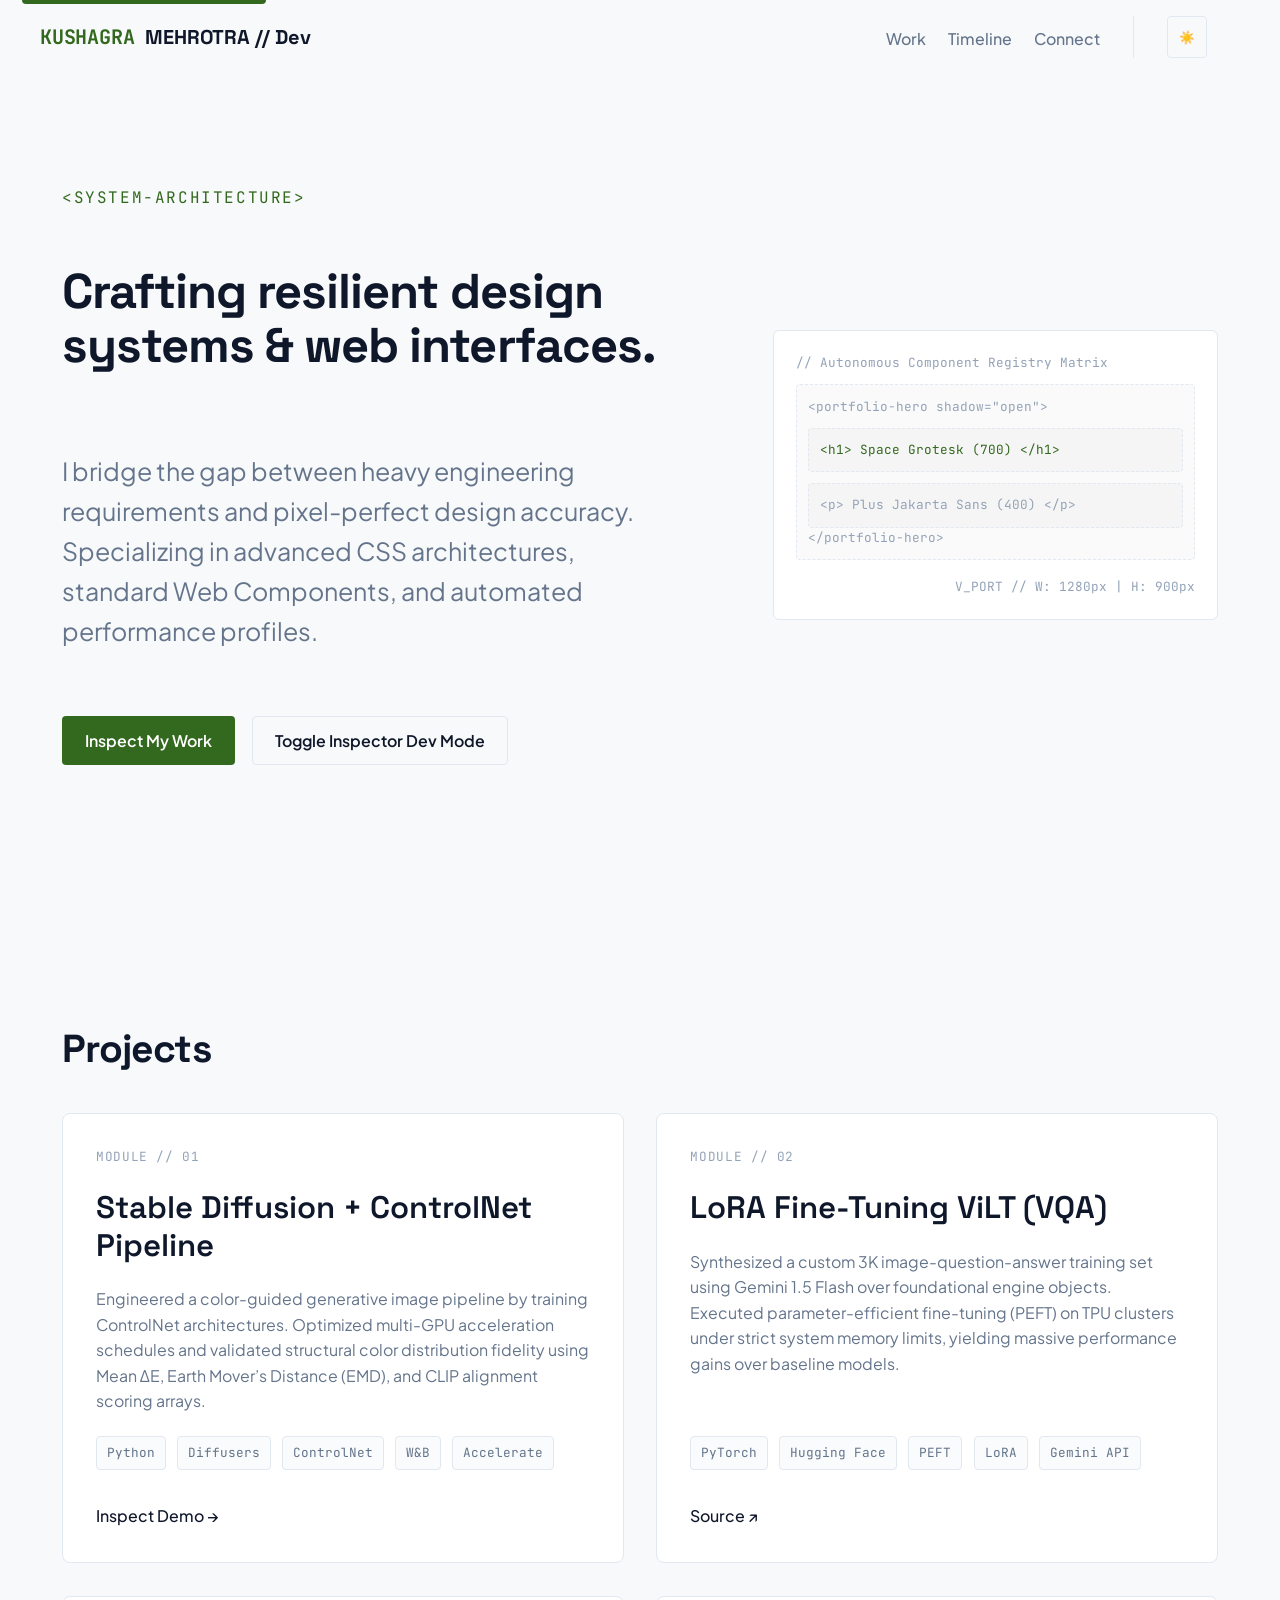
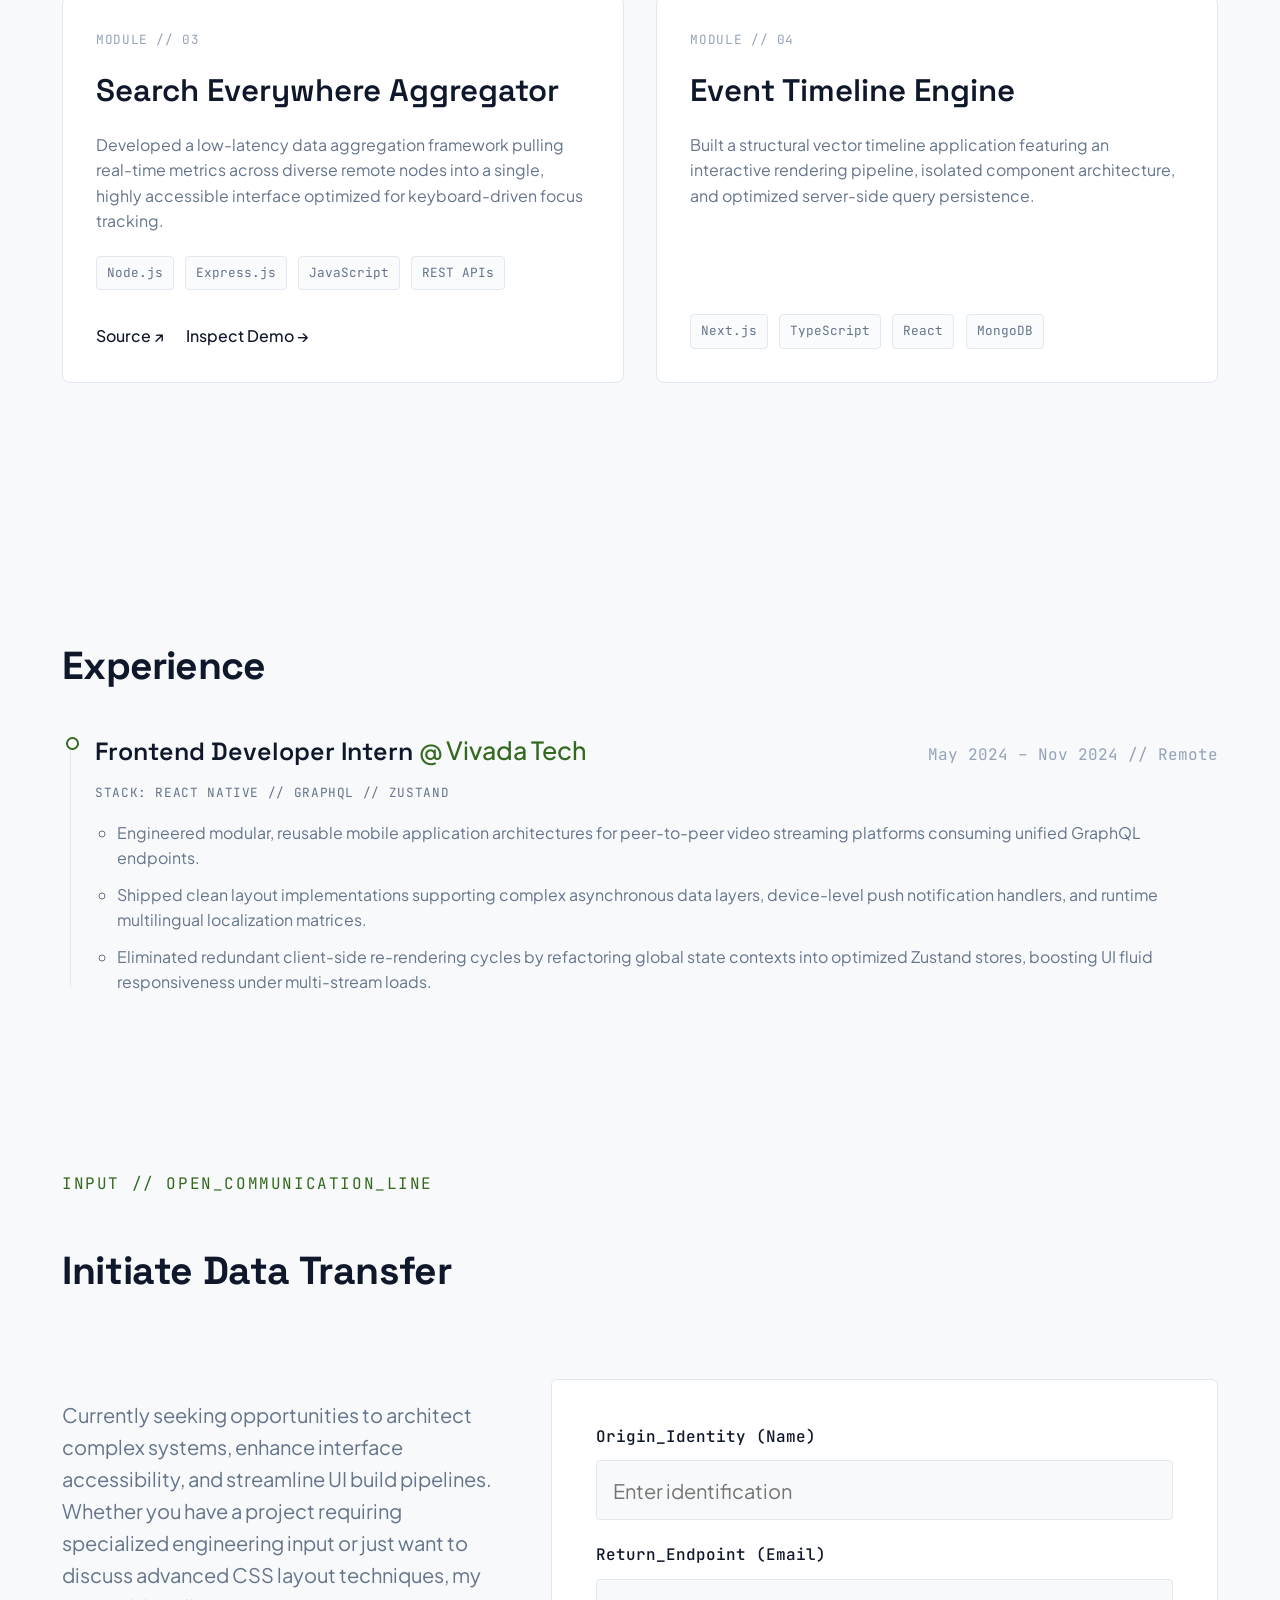
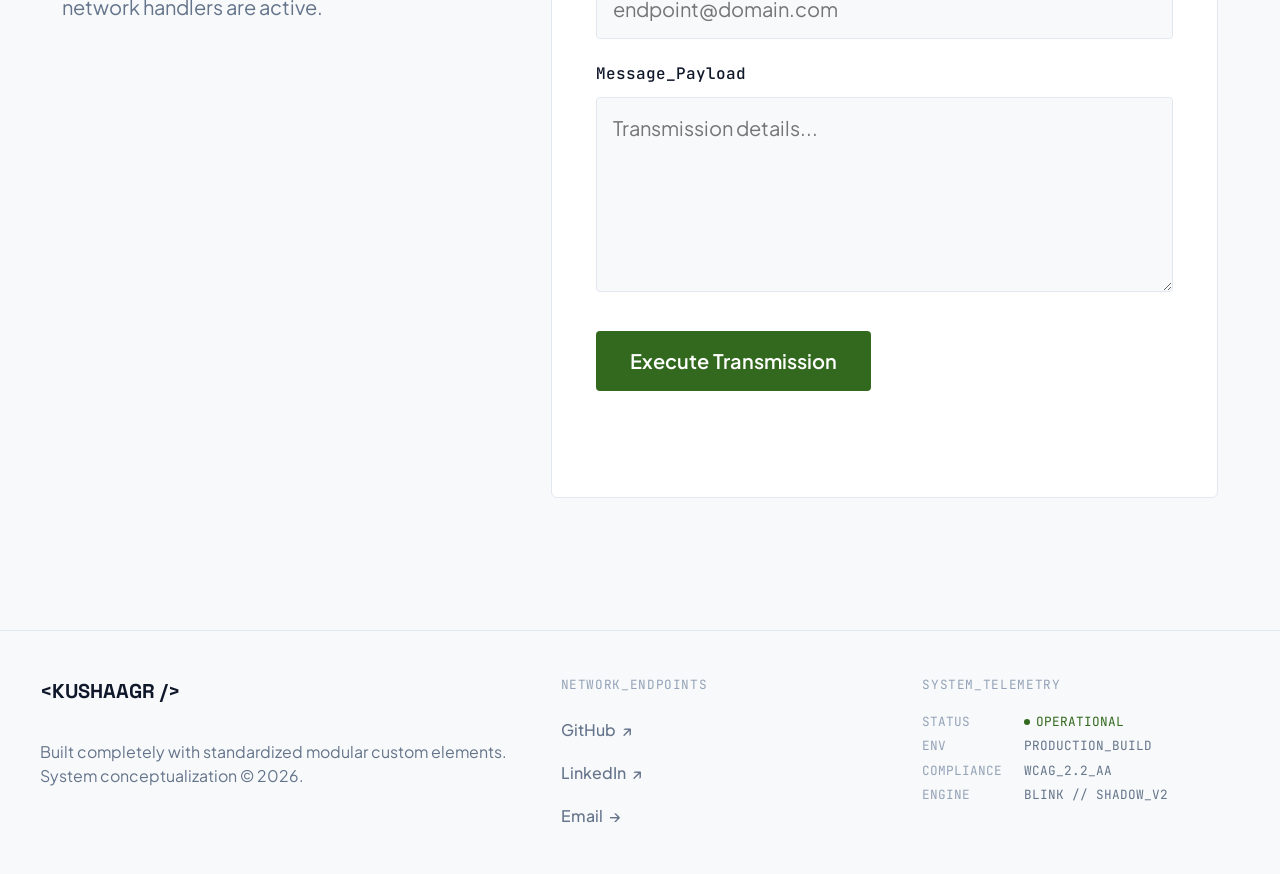
<file: index.html>
<!DOCTYPE html>
<html lang="en">
<head>
    <meta charset="UTF-8">
    <!-- Prevents a flash of white by matching your main site's theme color if needed -->
    <meta name="theme-color" content="#ffffff"> 
    <title>Loading...</title>

    <!-- Legacy Fallback (Default Favicon) -->
    <link rel="icon" href="public/icons/favicon.ico" sizes="any">
    <!-- High-Res PNG for Standard Browsers & Devices -->
    <link rel="icon" href="public/icons/icon-192x192.png" type="image/png" sizes="192x192">
    <link rel="icon" href="public/icons/icon-512x512.png" type="image/png" sizes="512x512">
    <!-- Apple Touch Icon (For iOS Home Screen Shortcuts) -->
    <link rel="apple-touch-icon" href="public/icons/apple-touch-icon.png" sizes="180x180">

    <script>
        // Use location.replace() so the redirecting page doesn't get stuck in the session history.
        // This ensures the "Back" button works perfectly for the user.
        window.location.replace("./ui-dev.html");
    </script>
    <!-- Fallback if JS is disabled. Keeping it at 0 seconds for speed. -->
    <meta http-equiv="refresh" content="0; url=./ui-dev.html">
</head>
<body style="background-color: #ffffff; margin: 0; padding: 0;">
    <!-- Keeps the body completely empty so nothing flashes on the screen during the transition -->
</body>
</html>
</file>
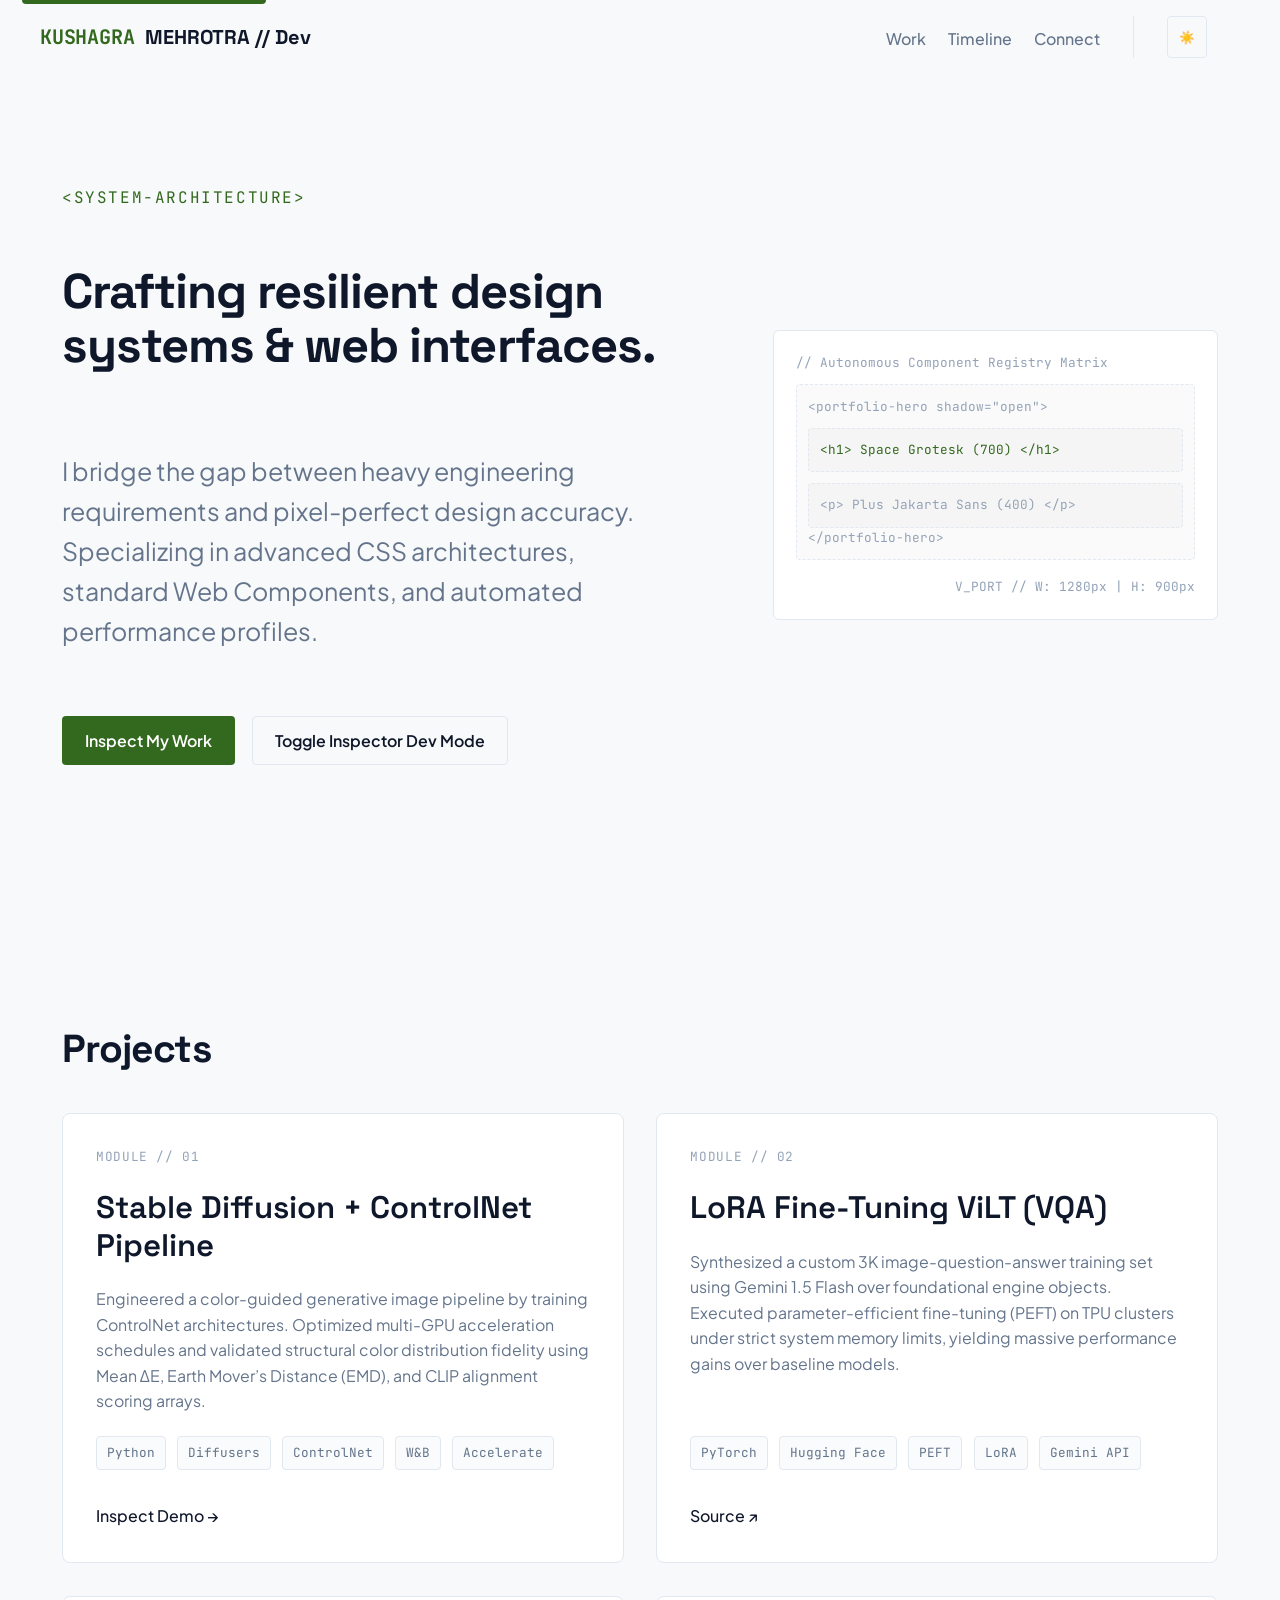
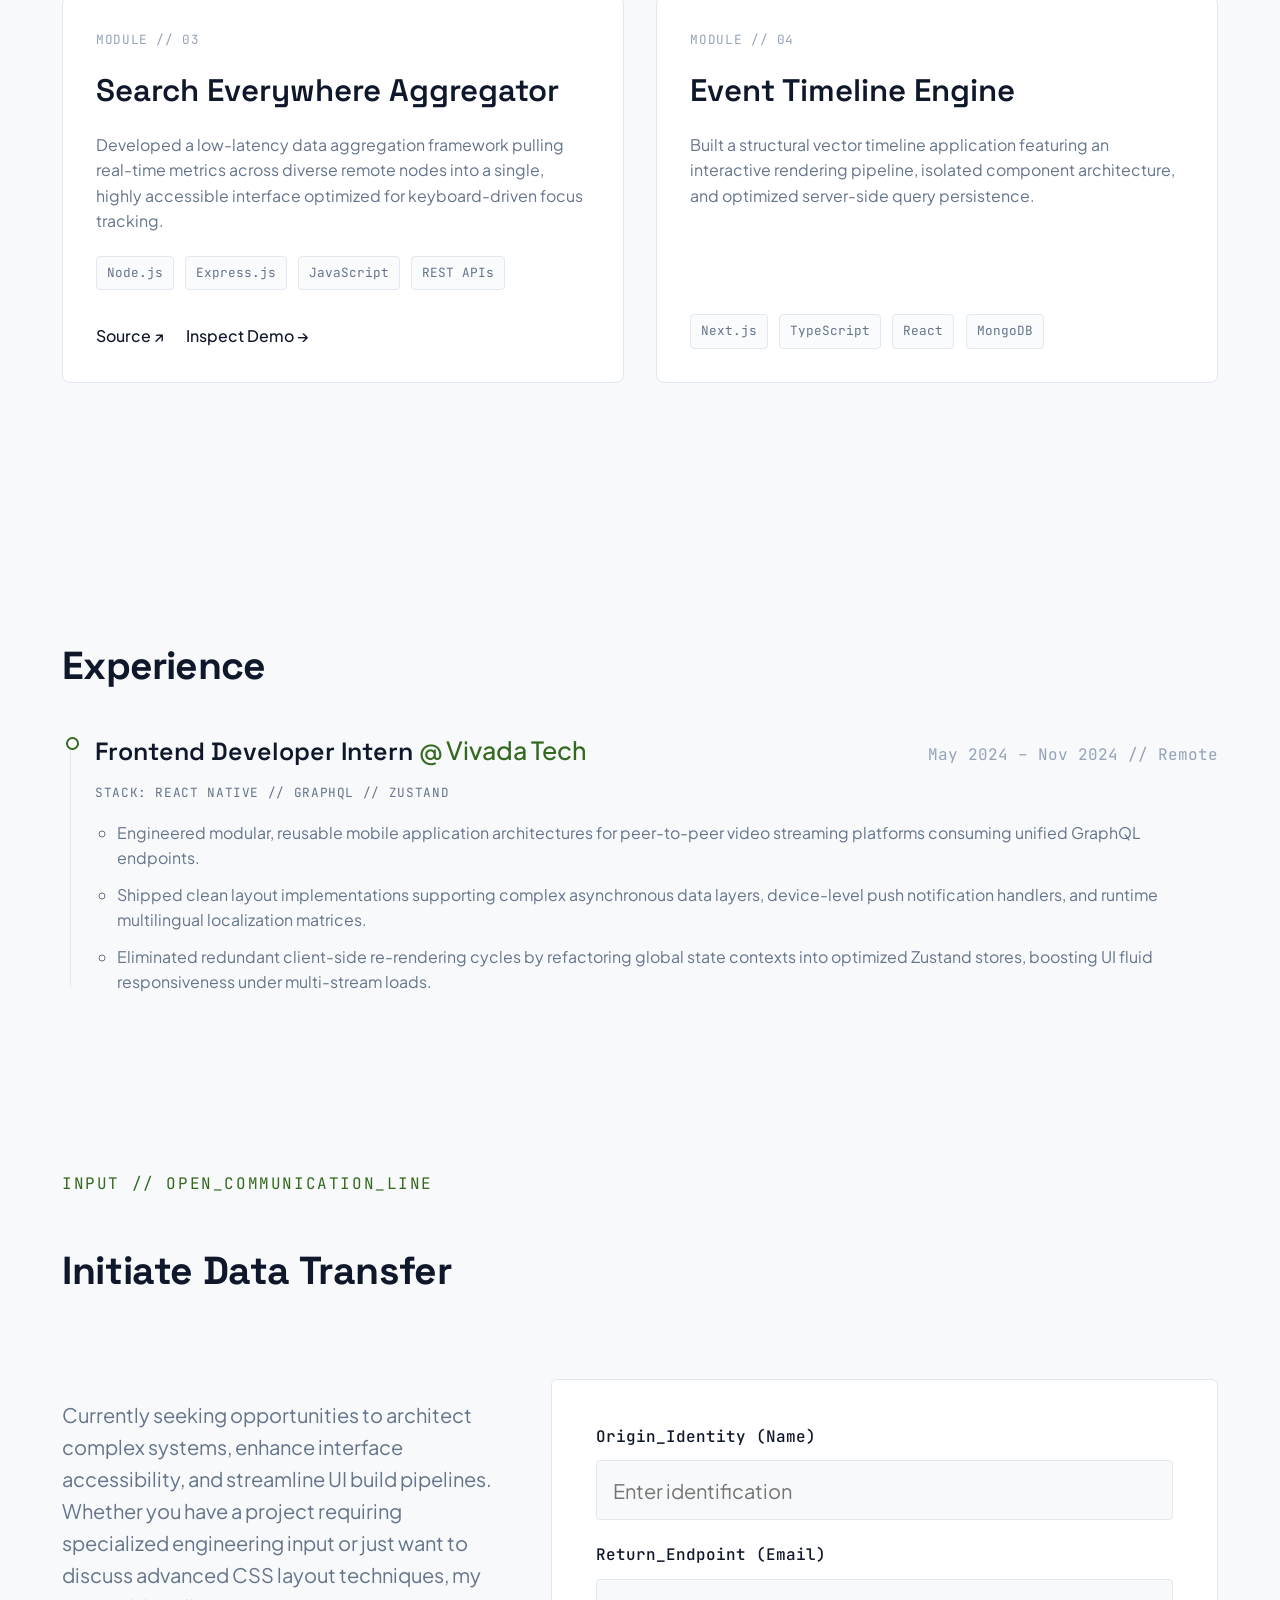
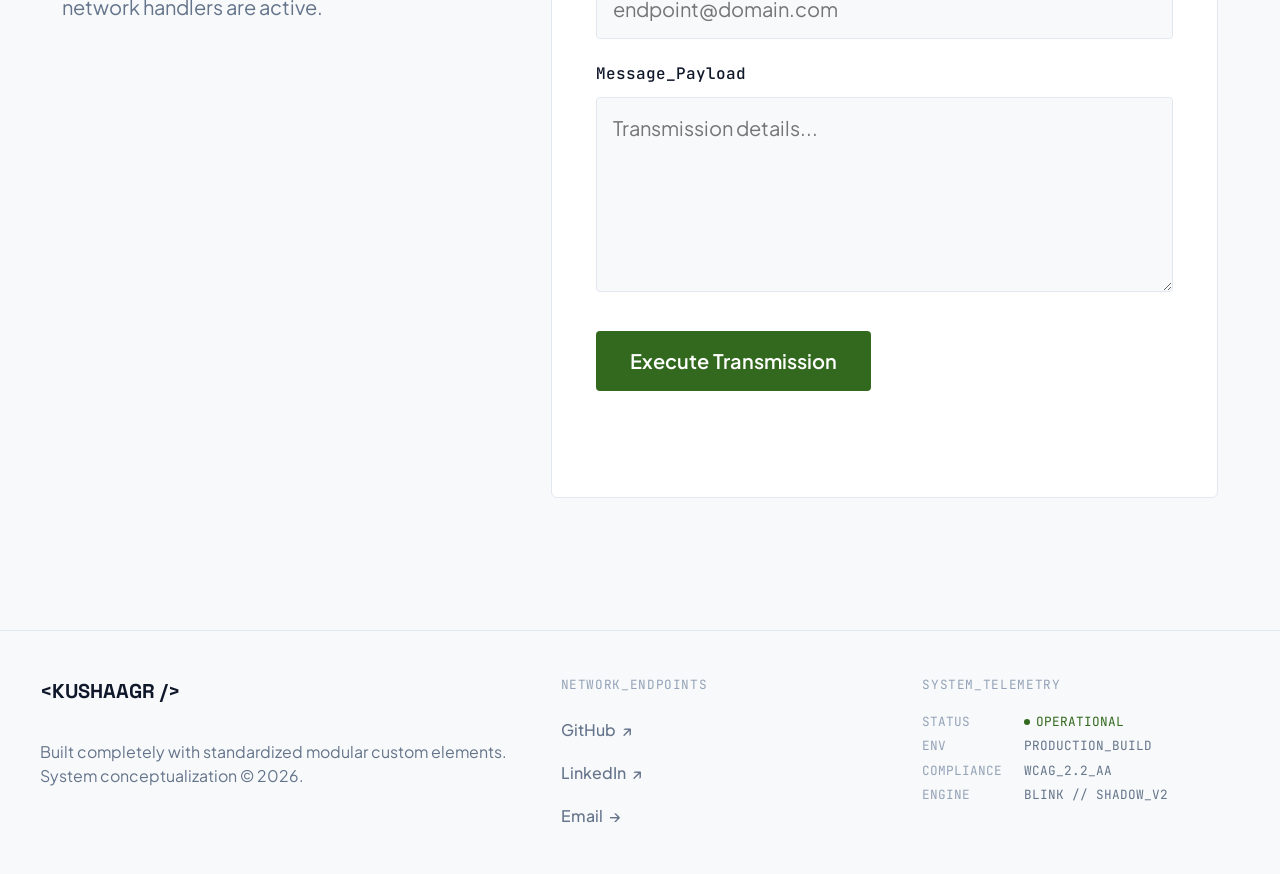
<file: ui-dev.html>
<!DOCTYPE html>
<html lang="en" dir="ltr">
<head>
    <meta charset="UTF-8">
    <meta name="viewport" content="width=device-width, initial-scale=1.0">
    <title>Kushagra - UI Dev Portfolio</title>
    <meta name="description" content="Architecture, systems, and interfaces by a professional UI Engineer.">
    
    <!-- Typography Imports -->
    <link rel="preconnect" href="https://fonts.googleapis.com">
    <link rel="preconnect" href="https://fonts.gstatic.com" crossorigin>
    <link href="https://fonts.googleapis.com/css2?family=JetBrains+Mono:wght@400;500&family=Plus+Jakarta+Sans:wght@400;500;600&family=Space+Grotesk:wght@500;700&display=swap" rel="stylesheet">

    <!-- Legacy Fallback (Default Favicon) -->
    <link rel="icon" href="public/icons/favicon.ico" sizes="any">
    <!-- High-Res PNG for Standard Browsers & Devices -->
    <link rel="icon" href="public/icons/icon-192x192.png" type="image/png" sizes="192x192">
    <link rel="icon" href="public/icons/icon-512x512.png" type="image/png" sizes="512x512">
    <!-- Apple Touch Icon (For iOS Home Screen Shortcuts) -->
    <link rel="apple-touch-icon" href="public/icons/apple-touch-icon.png" sizes="180x180">

    <!-- Global Styles & Tokens -->
    <link rel="stylesheet" href="styles/global.css">
    
    <!-- Entry Script for Web Components Assembly -->
    <script type="module" src="js/app.js" defer></script>
</head>
<body>
    <!-- Skip Link for Keyboard Accessibility -->
    <a href="#main-content" class="skip-link">Skip to main content</a>

    <!-- Universal Structural Layout Shell -->
    <header role="banner">
        <portfolio-nav></portfolio-nav>
    </header>

    <main id="main-content" role="main">
        <section id="hero" aria-label="Introduction">
            <portfolio-hero></portfolio-hero>
        </section>

        <section id="work" aria-label="Selected Engineering Work">
            <portfolio-projects></portfolio-projects>
        </section>

        <section id="experience" aria-label="Technical Experience">
            <portfolio-experience></portfolio-experience>
        </section>

        <section id="contact" aria-label="Get in Touch">
            <portfolio-contact></portfolio-contact>
        </section>
    </main>

    <footer role="contentinfo">
        <portfolio-footer></portfolio-footer>
    </footer>
</body>
</html>
</file>
<file: styles/global.css>
/* ==========================================================================
   1. DESIGN TOKENS & SYSTEM THEMES
   ========================================================================== */

:root {
    /* --- Typography Tokens --- */
    --font-display: 'Space Grotesk', -apple-system, BlinkMacSystemFont, sans-serif;
    --font-body: 'Plus Jakarta Sans', system-ui, sans-serif;
    --font-mono: 'JetBrains Mono', monospace;

    /* --- Fluid Type Scale (Min: 320px -> Max: 1240px) --- */
    --step--2: clamp(0.69rem, calc(0.66rem + 0.17vw), 0.80rem);
    --step--1: clamp(0.83rem, calc(0.78rem + 0.27vw), 1.00rem);
    --step-0: clamp(1.00rem, calc(0.91rem + 0.43vw), 1.25rem);
    --step-1: clamp(1.20rem, calc(1.07rem + 0.67vw), 1.56rem);
    --step-2: clamp(1.44rem, calc(1.24rem + 0.99vw), 1.95rem);
    --step-3: clamp(1.73rem, calc(1.44rem + 1.44vw), 2.44rem);
    --step-4: clamp(2.07rem, calc(1.66rem + 2.07vw), 3.05rem);
    --step-5: clamp(2.49rem, calc(1.92rem + 2.93vw), 3.82rem);

    /* --- Spacing Scale (Fluid ratios) --- */
    --space-xs: clamp(0.50rem, calc(0.43rem + 0.33vw), 0.69rem);
    --space-s: clamp(0.75rem, calc(0.65rem + 0.49vw), 1.03rem);
    --space-m: clamp(1.00rem, calc(0.87rem + 0.65vw), 1.38rem);
    --space-l: clamp(1.50rem, calc(1.30rem + 0.98vw), 2.06rem);
    --space-xl: clamp(2.00rem, calc(1.74rem + 1.30vw), 2.75rem);
    --space-2xl: clamp(3.00rem, calc(2.61rem + 1.96vw), 4.13rem);

    /* --- Animation / Transitions --- */
    --ease-out-expo: cubic-bezier(0.16, 1, 0.3, 1);
    --transition-fast: 200ms var(--ease-out-expo);
    --transition-normal: 400ms var(--ease-out-expo);

    /* --- Layout Bounds --- */
    --max-width: 75rem; /* 1200px */
}

/* --- Dark Mode (Default Theme Profile) --- */
:root, html[data-theme="dark"] {
    color-scheme: dark;
    --color-bg: #0d0f12;
    --color-surface: #161920;
    --color-surface-hover: #1e222b;
    --color-border: #242936;
    --color-text-primary: #f1f5f9;
    --color-text-secondary: #94a3b8;
    --color-text-muted: #64748b;
    --color-accent: #689f38; /* Vibrant Sage */
    --color-accent-hover: #7cb342;
    --color-accent-alpha: rgba(104, 159, 56, 0.15);
    --focus-ring: 0 0 0 3px rgba(104, 159, 56, 0.5);
}

/* --- Light Mode (Override Profile) --- */
@media (prefers-color-scheme: light) {
    :root:not([data-theme="dark"]) {
        color-scheme: light;
        --color-bg: #f8f9fa;
        --color-surface: #ffffff;
        --color-surface-hover: #f1f5f9;
        --color-border: #e2e8f0;
        --color-text-primary: #0f172a;
        --color-text-secondary: #64748b;
        --color-text-muted: #94a3b8;
        --color-accent: #33691e; /* Deep Sage */
        --color-accent-hover: #558b2f;
        --color-accent-alpha: rgba(51, 105, 30, 0.1);
        --focus-ring: 0 0 0 3px rgba(51, 105, 30, 0.4);
    }
}

html[data-theme="light"] {
    color-scheme: light;
    --color-bg: #f8f9fa;
    --color-surface: #ffffff;
    --color-surface-hover: #f1f5f9;
    --color-border: #e2e8f0;
    --color-text-primary: #0f172a;
    --color-text-secondary: #64748b;
    --color-text-muted: #94a3b8;
    --color-accent: #33691e;
    --color-accent-hover: #558b2f;
    --color-accent-alpha: rgba(51, 105, 30, 0.1);
    --focus-ring: 0 0 0 3px rgba(51, 105, 30, 0.4);
}


/* ==========================================================================
   2. MODERN UTILITY RESET
   ========================================================================== */

*, *::before, *::after {
    box-sizing: border-box;
}

body, h1, h2, h3, h4, p, figure, blockquote, dl, dd {
    margin: 0;
}

ul[class], ol[class] {
    list-style: none;
    padding: 0;
    margin: 0;
}

html {
    /* Prevent font size adjustments after orientation changes in iOS */
    -webkit-text-size-adjust: 100%;
}

@media (prefers-reduced-motion: no-preference) {
    html {
        scroll-behavior: smooth;
    }
}

body {
    min-height: 100vh;
    text-rendering: optimizeSpeed;
    line-height: 1.6;
    font-family: var(--font-body);
    font-size: var(--step-0);
    background-color: var(--color-bg);
    color: var(--color-text-primary);
    overflow-x: hidden;
    transition: background-color var(--transition-fast), color var(--transition-fast);
}

img, picture, svg, video, canvas {
    display: block;
    max-width: 100%;
    height: auto;
}

input, button, textarea, select {
    font: inherit;
}


/* ==========================================================================
   3. GLOBAL ACCESSIBILITY & UTILITIES
   ========================================================================== */

/* --- Focus Rings (A11y Strategy) --- */
*:focus {
    outline: none;
}

*:focus-visible {
    outline: 2px solid transparent;
    box-shadow: var(--focus-ring);
    border-radius: 4px;
}

/* --- Skip Link --- */
.skip-link {
    position: absolute;
    top: calc(-1 * var(--space-xl));
    left: var(--space-m);
    background: var(--color-accent);
    color: #ffffff;
    padding: var(--space-xs) var(--space-m);
    z-index: 9999;
    text-decoration: none;
    font-family: var(--font-mono);
    font-size: var(--step--1);
    border-radius: 0 0 4px 4px;
    transition: top var(--transition-fast);
}

.skip-link:focus-visible {
    top: 0;
}


/* ==========================================================================
   4. LAYOUT LANDMARKS STRUCTURE
   ========================================================================== */

main {
    width: 100%;
    max-width: var(--max-width);
    margin: 0 auto;
    padding: 0 var(--space-m);
}

section {
    padding: var(--space-2xl) 0;
}

/* Screen Reader Only Utility */
.sr-only {
    position: absolute;
    width: 1px;
    height: 1px;
    padding: 0;
    margin: -1px;
    overflow: hidden;
    clip: rect(0, 0, 0, 0);
    white-space: nowrap;
    border: 0;
}
</file>
